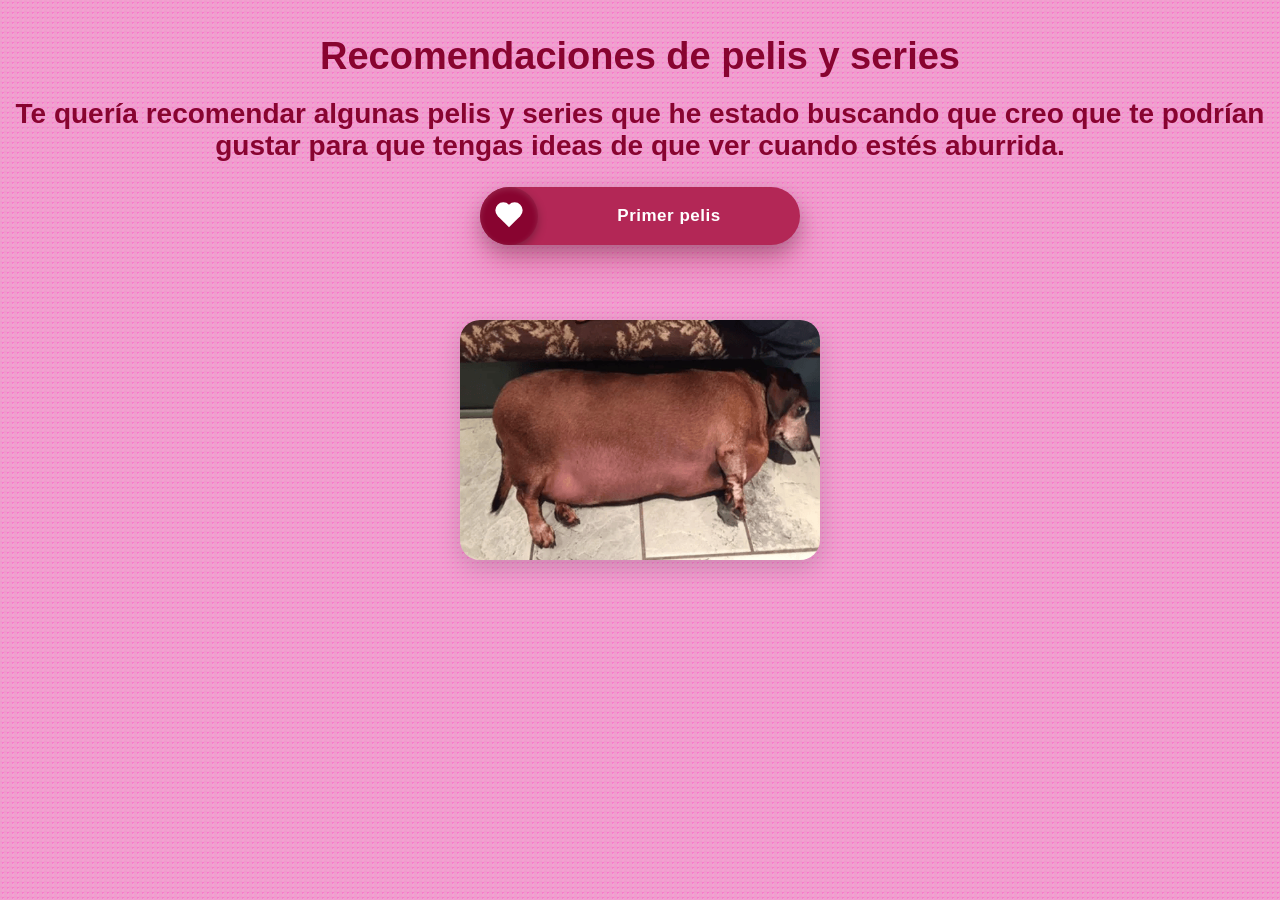
<file: index.html>
<!DOCTYPE html>
<html lang="en">
<head>
    <meta charset="UTF-8">
    <meta name="viewport" content="width=device-width, initial-scale=1.0">
    <title>Recomendaciones</title>
    <link rel="stylesheet" href="styles.css">
</head>
<header> 
<h1>Recomendaciones de pelis y series</h1>
</header>

<body>
    <div><h3>Te quería recomendar algunas pelis y series que he estado buscando que creo que te podrían gustar para que tengas ideas de que ver cuando estés aburrida.</h3></div>
<footer>
    <button class="siguiente" onclick="window.location.href='movies.html'">
    <span class="circulo" aria-hidden="true">
    <span class="icono-corazon"></span>
    </span>
    <span class="button-text">Primer pelis</span>
    </button>
</footer>
<section class="hero">
    <img src="resources/perroSalchicha.png" alt="Portada">
</section>

</body>
</html>
</file>
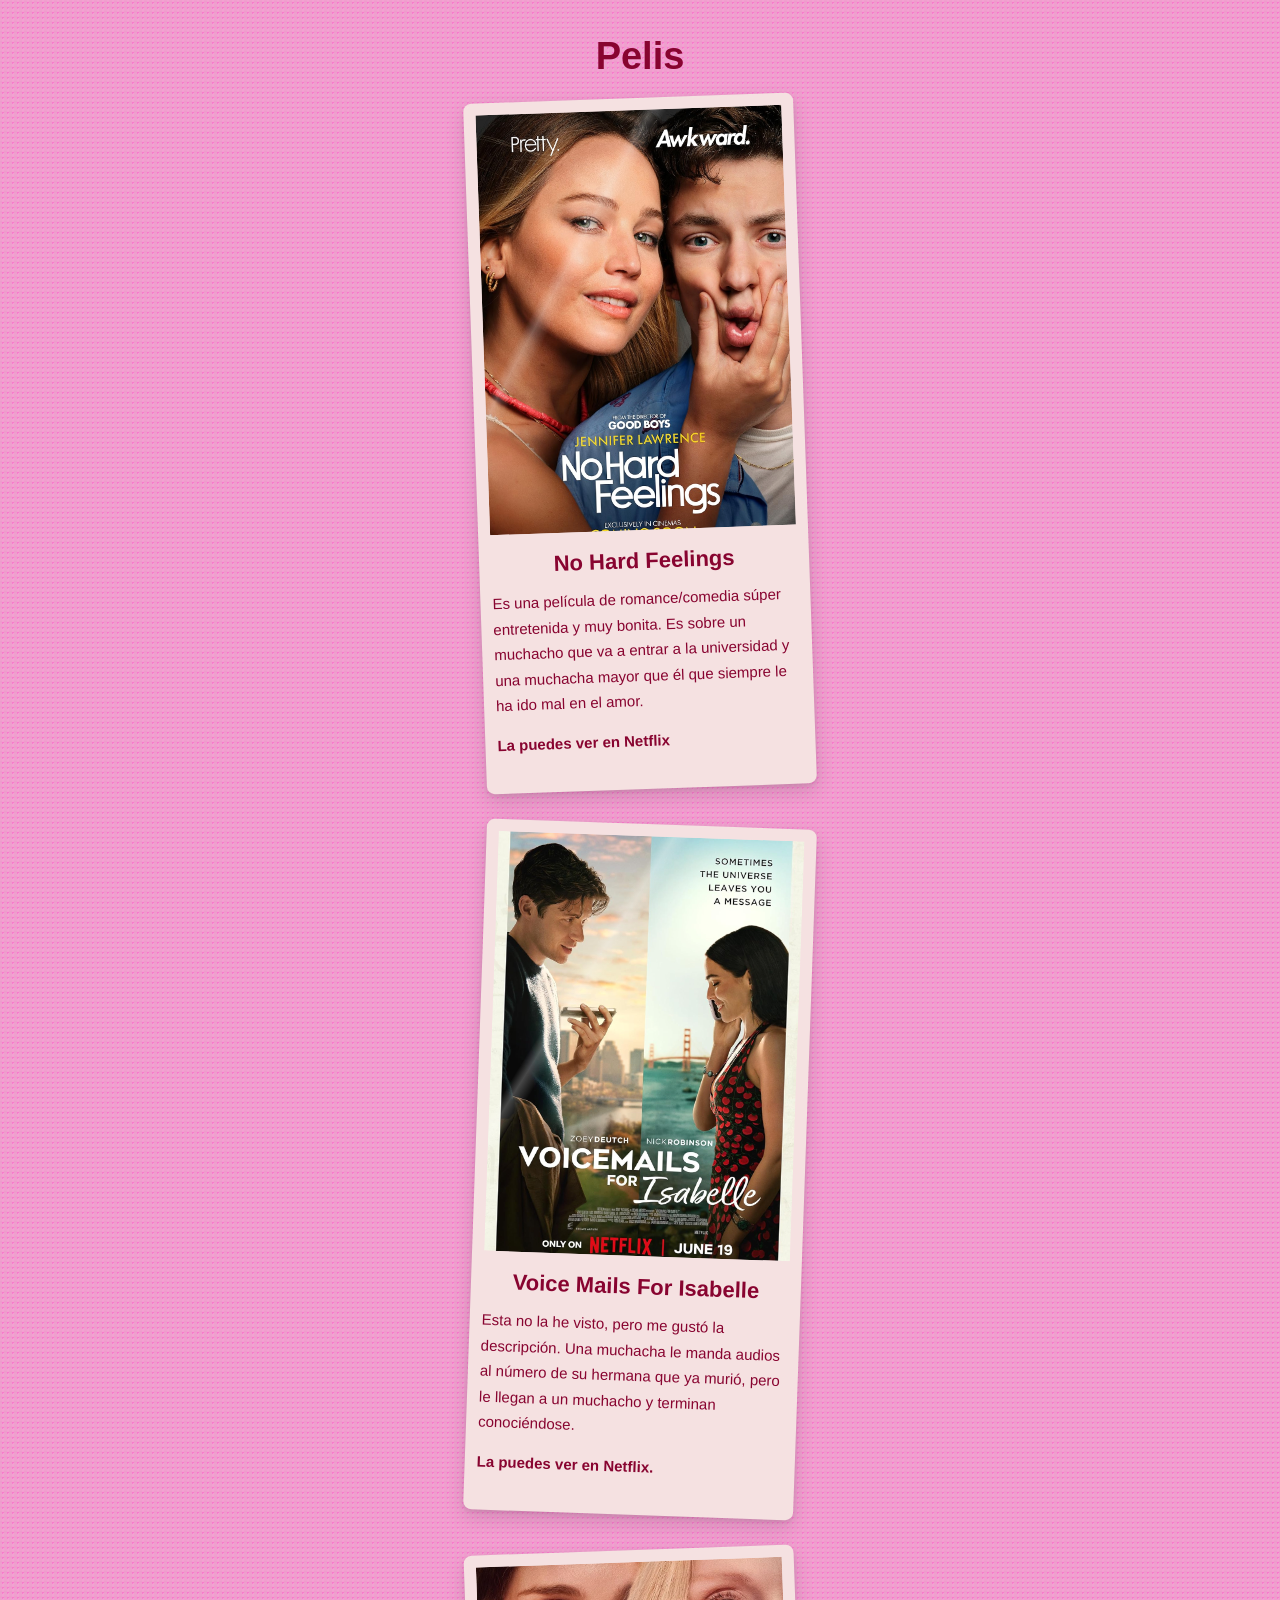
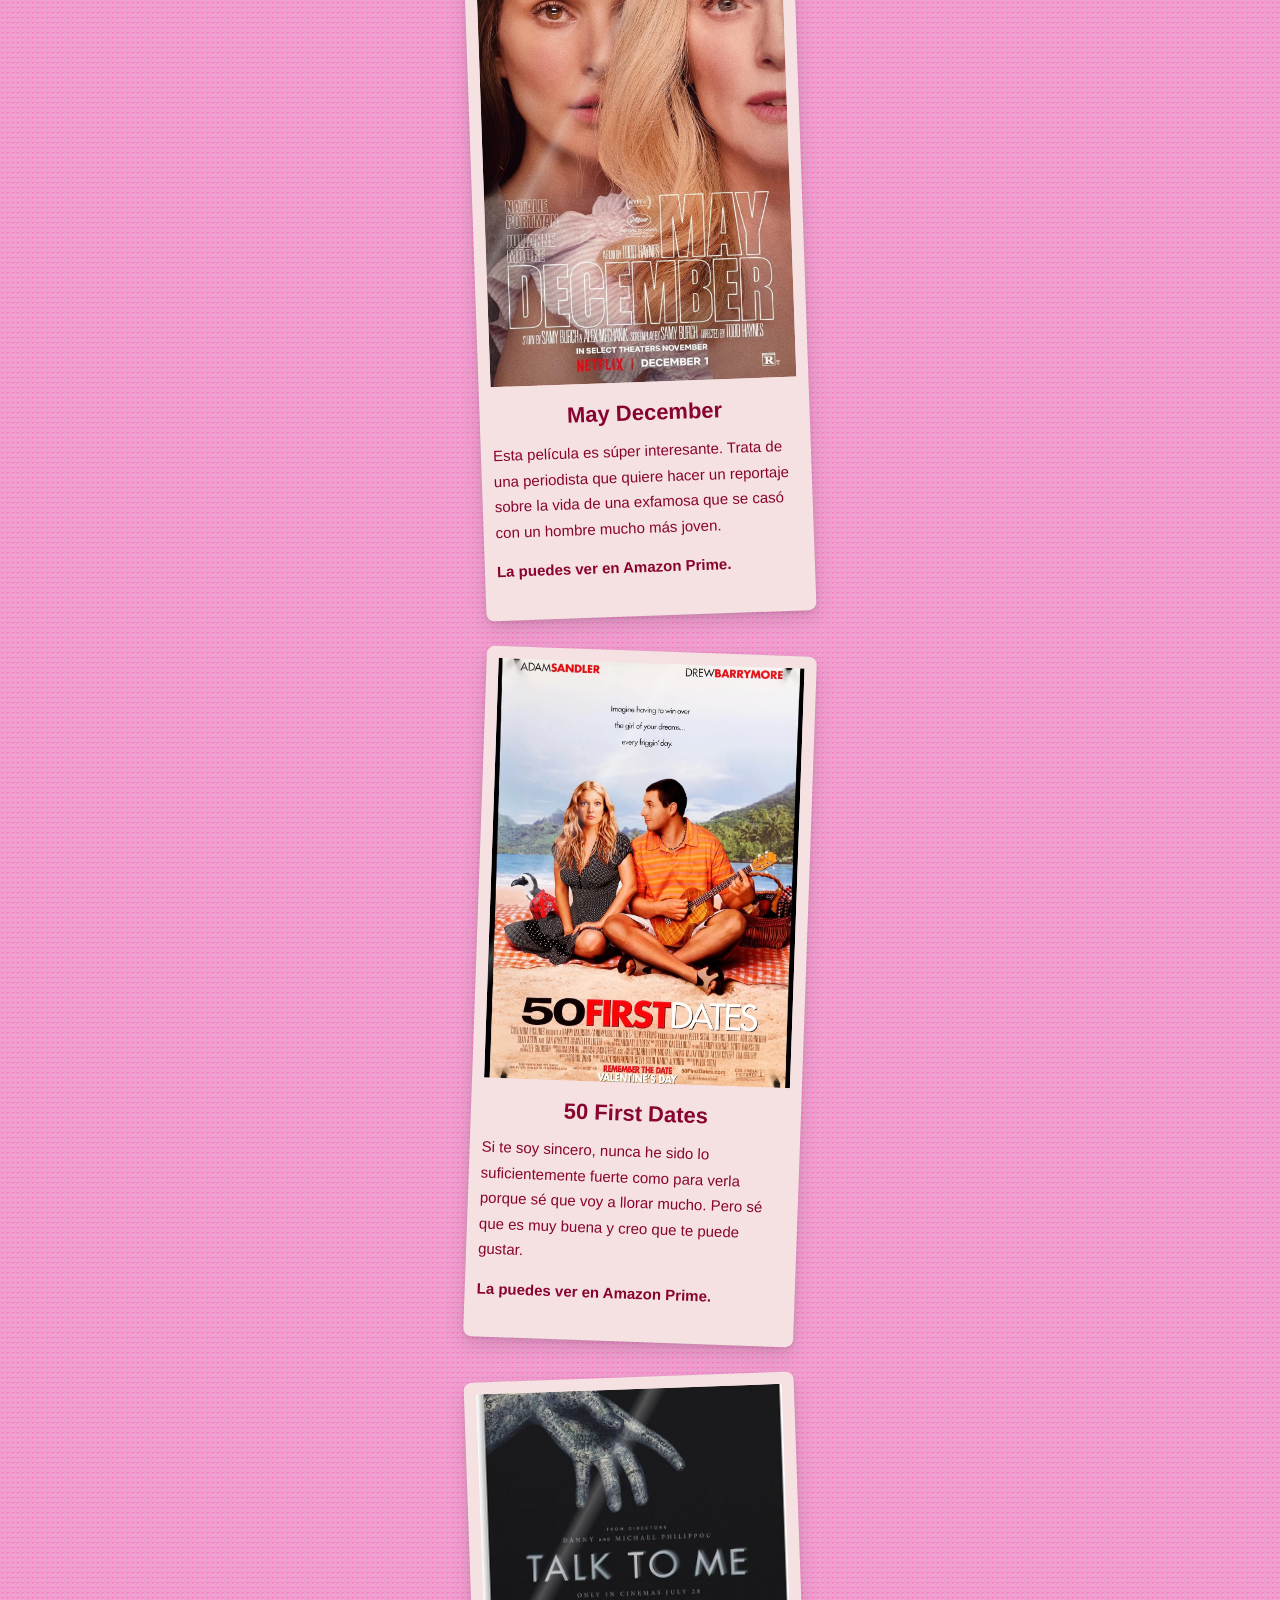
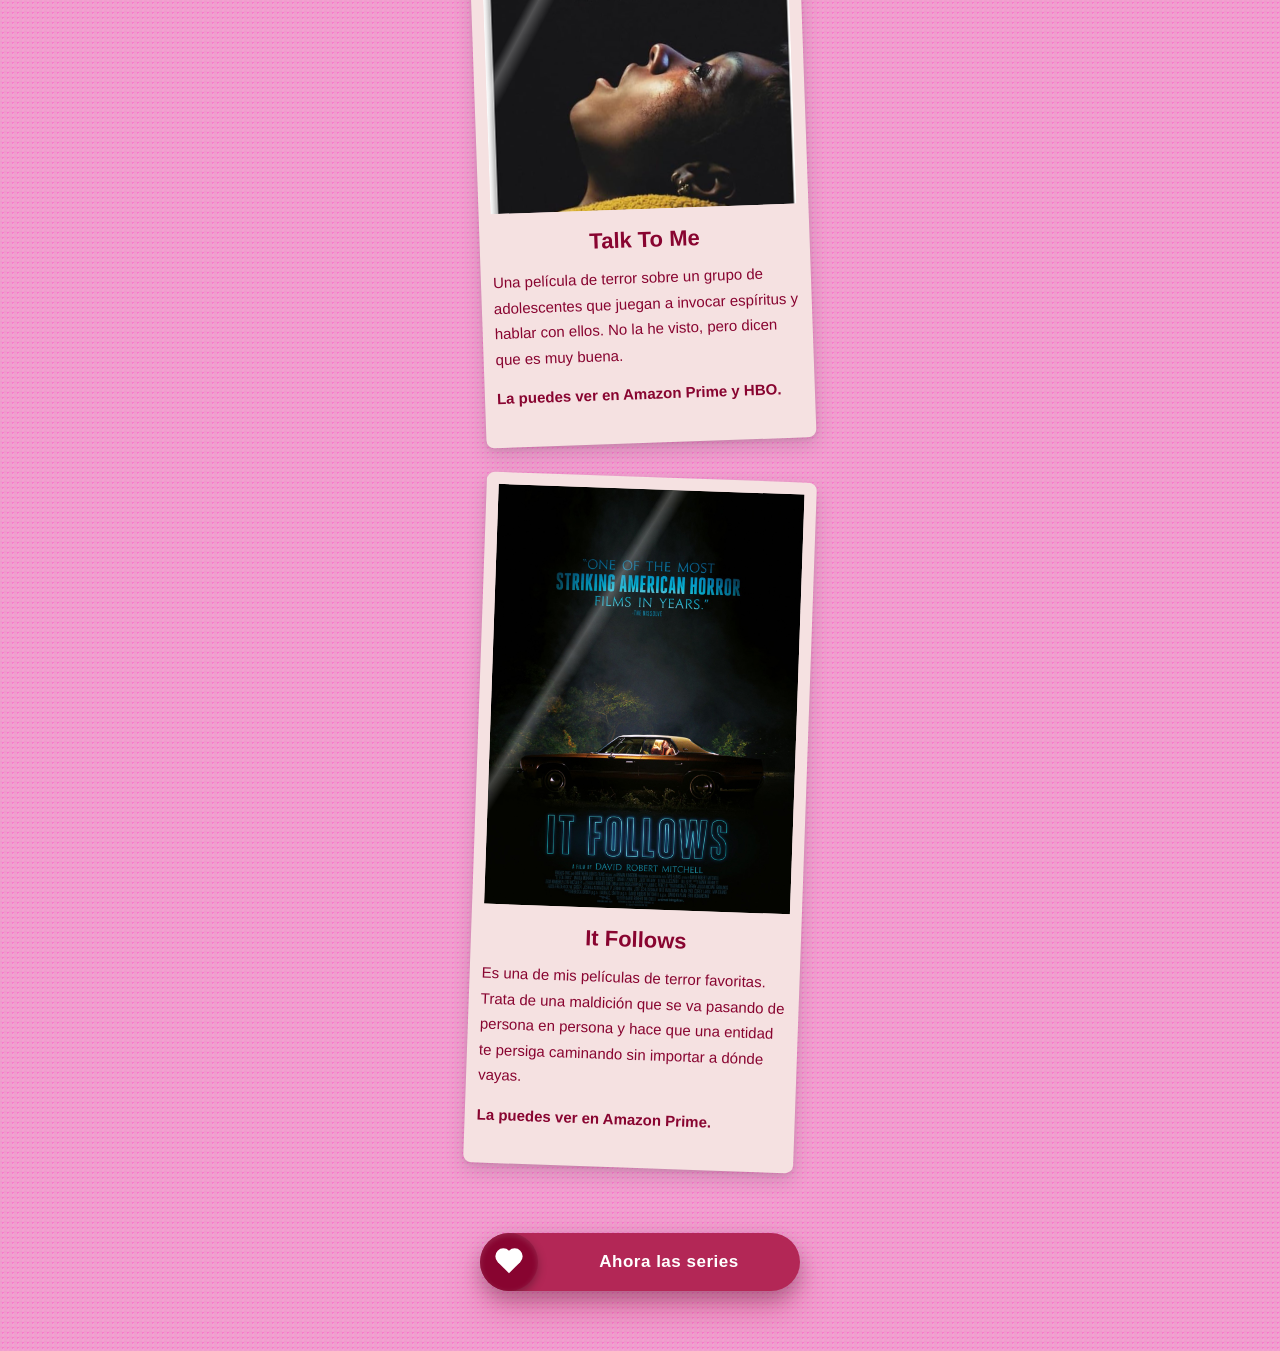
<file: movies.html>
<!DOCTYPE html>
<html lang="es">
<head>
    <meta charset="UTF-8">
    <meta name="viewport" content="width=device-width, initial-scale=1.0">
    <title>Pelis</title>
    <link rel="stylesheet" href="styles.css">
</head>
<body>
<header>
<h1>Pelis</h1>
</header>

    <main class="contenedor">
        <div class="polaroid">
            <div class="photo">
                <img src="resources/noHardFeelings.jpg" alt="No Hard Feelings">
            </div>
            <div class="caption">
                <h2>No Hard Feelings</h2>
                <p>
                    Es una película de romance/comedia súper entretenida y muy bonita.
                    Es sobre un muchacho que va a entrar a la universidad y una muchacha
                    mayor que él que siempre le ha ido mal en el amor.
                </p>
                <p><strong>La puedes ver en Netflix</strong></p>
            </div>
        </div>

        <div class="polaroid">
            <div class="photo">
                <img src="resources/voiceMailsForIsabelle.jpg" alt="Voice Mails For Isabelle">
            </div>

            <div class="caption">
                <h2>Voice Mails For Isabelle</h2>
                <p>
                    Esta no la he visto, pero me gustó la descripción.
                    Una muchacha le manda audios al número de su hermana
                    que ya murió, pero le llegan a un muchacho y terminan
                    conociéndose.
                </p>
                <p><strong>La puedes ver en Netflix.</strong></p>
            </div>
        </div>

        <div class="polaroid">
            <div class="photo">
                <img src="resources/mayDecember.jpg" alt="May December">
            </div>
            <div class="caption">
                <h2>May December</h2>
                <p>
                    Esta película es súper interesante. Trata de una periodista
                    que quiere hacer un reportaje sobre la vida de una exfamosa
                    que se casó con un hombre mucho más joven.
                </p>
                <p><strong>La puedes ver en  Amazon Prime.</strong></p>
            </div>
        </div>

        <div class="polaroid">
            <div class="photo">
                <img src="resources/50FirstDates.png" alt="50 First Dates">
            </div>
            <div class="caption">
                <h2>50 First Dates</h2>
                <p>
                    Si te soy sincero, nunca he sido lo suficientemente fuerte
                    como para verla porque sé que voy a llorar mucho.
                    Pero sé que es muy buena y creo que te puede gustar.
                </p>
                <p><strong>La puedes ver en  Amazon Prime.</strong></p>
            </div>
        </div>

        <div class="polaroid">
            <div class="photo">
                <img src="resources/talkToMe.jpg" alt="Talk To Me">
            </div>
            <div class="caption">
                <h2>Talk To Me</h2>
                <p>
                    Una película de terror sobre un grupo de adolescentes
                    que juegan a invocar espíritus y hablar con ellos.
                    No la he visto, pero dicen que es muy buena.
                </p>
                <p><strong>La puedes ver en  Amazon Prime y HBO.</strong></p>
            </div>
        </div>

        <div class="polaroid">
            <div class="photo">
                <img src="resources/itFollows.jpg" alt="It Follows">
            </div>
            <div class="caption">
                <h2>It Follows</h2>
                <p>
                    Es una de mis películas de terror favoritas.
                    Trata de una maldición que se va pasando de persona en persona
                    y hace que una entidad te persiga caminando sin importar
                    a dónde vayas.
                </p>
                <p><strong>La puedes ver en  Amazon Prime.</strong></p>
            </div>
        </div>
    </main>

<footer>
    <button class="siguiente" onclick="window.location.href='series.html'">
    <span class="circulo" aria-hidden="true">
    <span class="icono-corazon"></span>
    </span>
    <span class="button-text">Ahora las series</span>
    </button>
</footer>

</body>
</html>
</file>
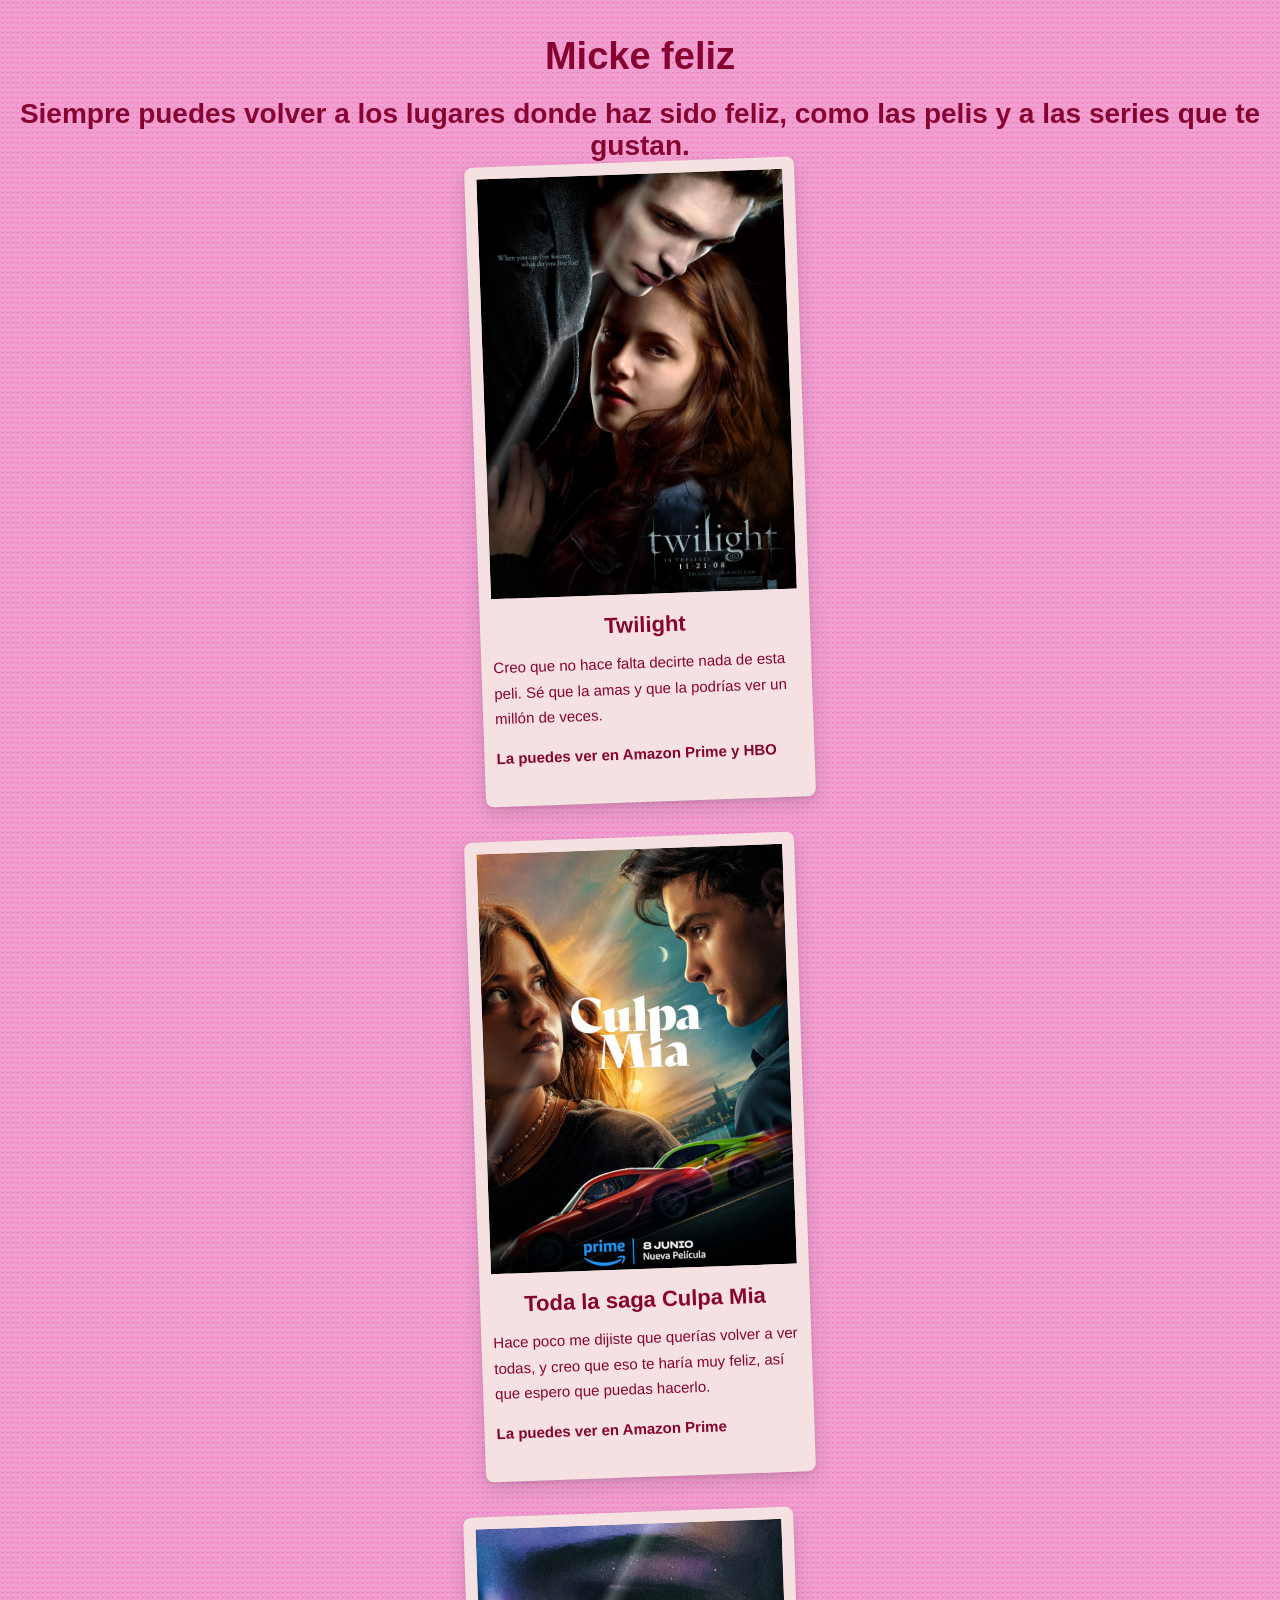
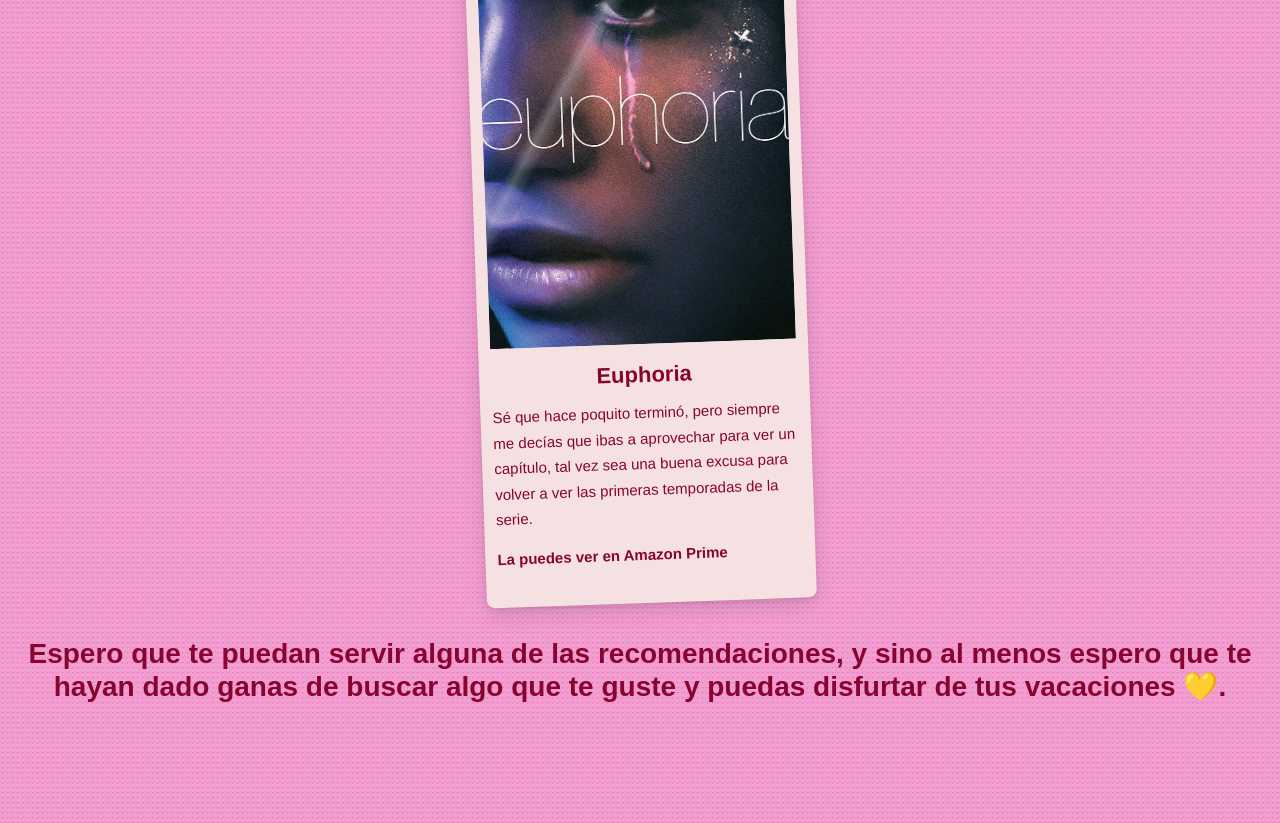
<file: rewatch.html>
<!DOCTYPE html>
<html lang="en">
<head>
    <meta charset="UTF-8">
    <meta name="viewport" content="width=device-width, initial-scale=1.0">
    <title>Confort</title>
    <link rel="stylesheet" href="styles.css">
</head>
<header>
<h1>Micke feliz</h1>
</header>
<body>
<div><h3>Siempre puedes volver a los lugares donde haz sido feliz, como las pelis y a las series que te gustan.</h3></div>

<main class="contenedor">
    <div class="polaroid">
        <div class="photo">
            <img src="resources/twilight.jpg" alt="Twilight">
        </div>
    <div class="caption">
        <h2>Twilight</h2>
            <p>
                Creo que no hace falta decirte nada de esta peli. Sé que la amas y que
                la podrías ver un millón de veces.
            </p>
            <p><strong>La puedes ver en Amazon Prime y HBO</strong></p>
        </div>
    </div>

<main class="contenedor">
    <div class="polaroid">
        <div class="photo">
            <img src="resources/culpaMia.jpg" alt="Culpa Mia">
        </div>
    <div class="caption">
        <h2>Toda la saga Culpa Mia</h2>
            <p>
                Hace poco me dijiste que querías volver a ver todas, y creo que eso te 
                haría muy feliz, así que espero que puedas hacerlo.
            </p>
            <p><strong>La puedes ver en Amazon Prime</strong></p>
        </div>
    </div>

<main class="contenedor">
    <div class="polaroid">
        <div class="photo">
            <img src="resources/euphoria.jpg" alt="Euphoria">
        </div>
    <div class="caption">
        <h2>Euphoria</h2>
            <p>
                Sé que hace poquito terminó, pero siempre me decías que ibas a aprovechar
                para ver un capítulo, tal vez sea una buena excusa para volver a ver las 
                primeras temporadas de la serie.
            </p>
            <p><strong>La puedes ver en Amazon Prime</strong></p>
        </div>
    </div>

<div><h3>Espero que te puedan servir alguna de las recomendaciones, y sino al menos espero que te hayan dado ganas de buscar algo que te guste y puedas disfurtar de tus vacaciones 💛.</h3></div>

</body>
</html>
</file>
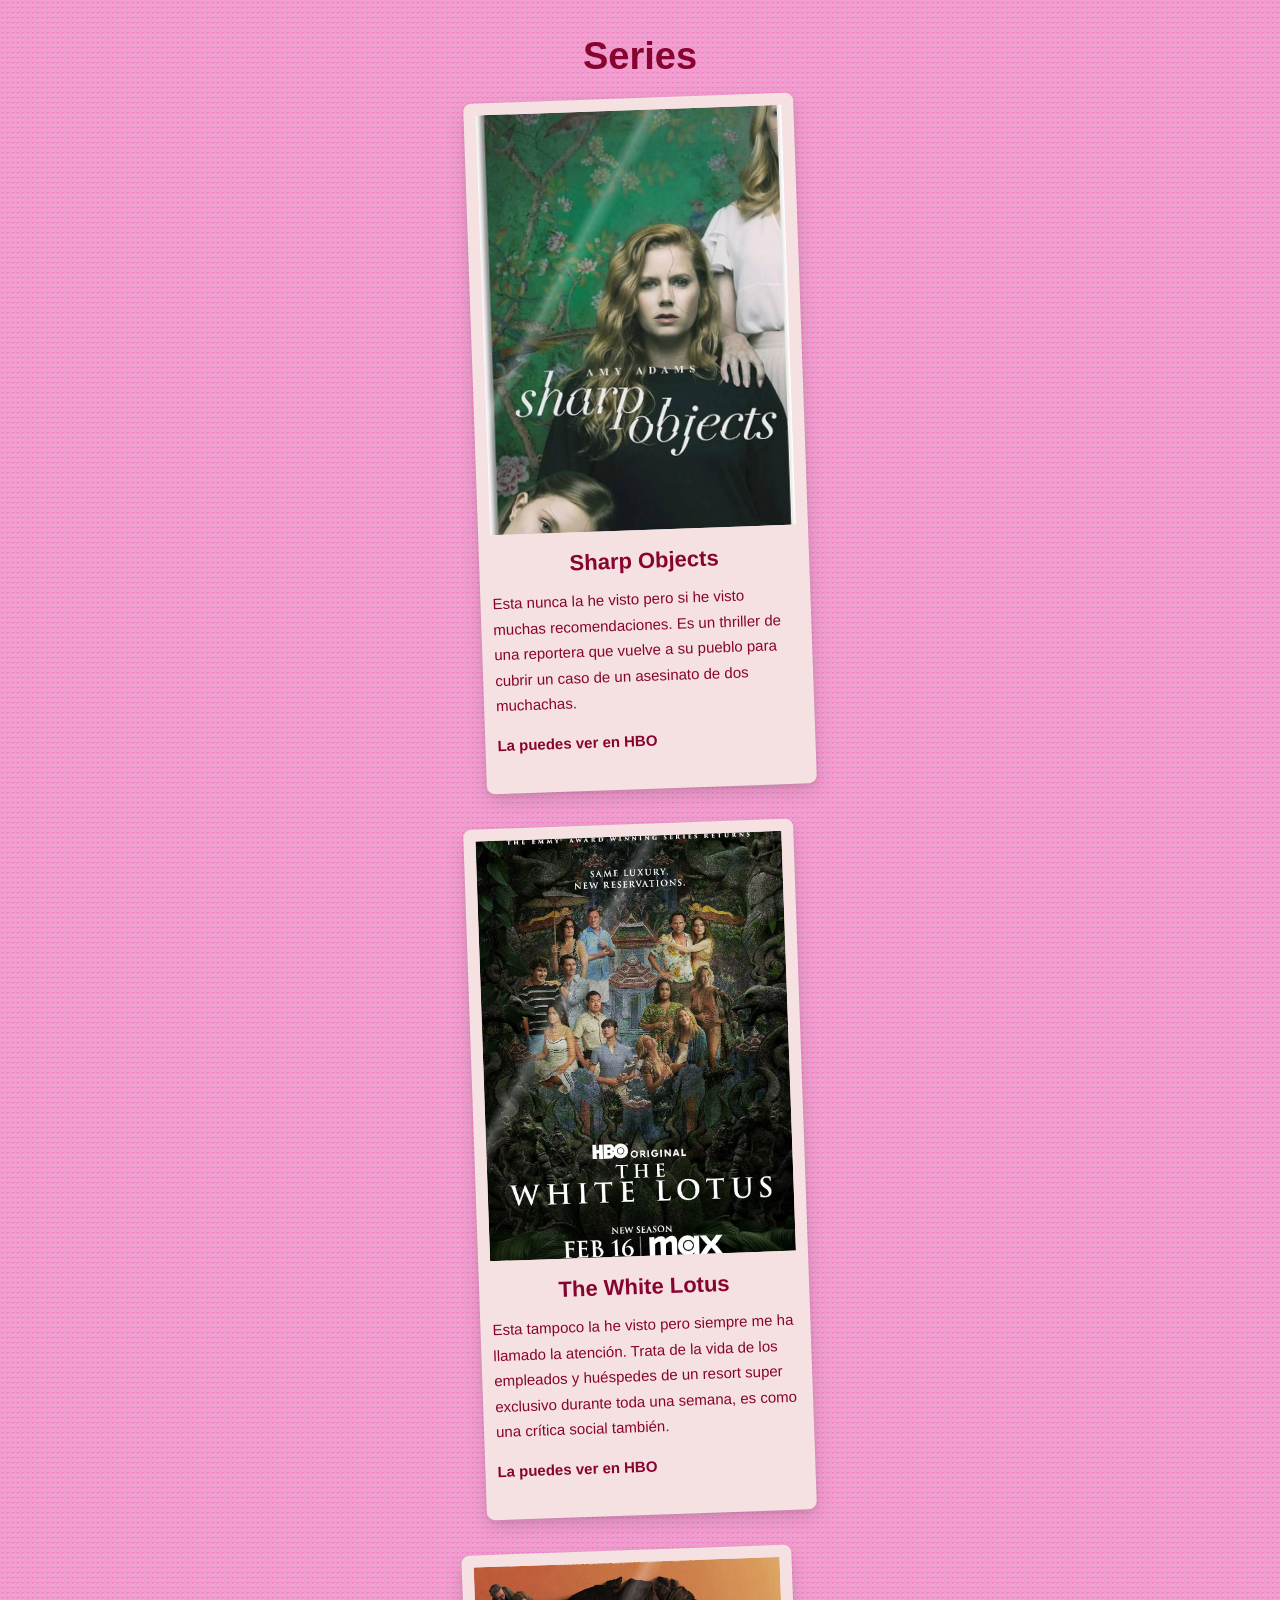
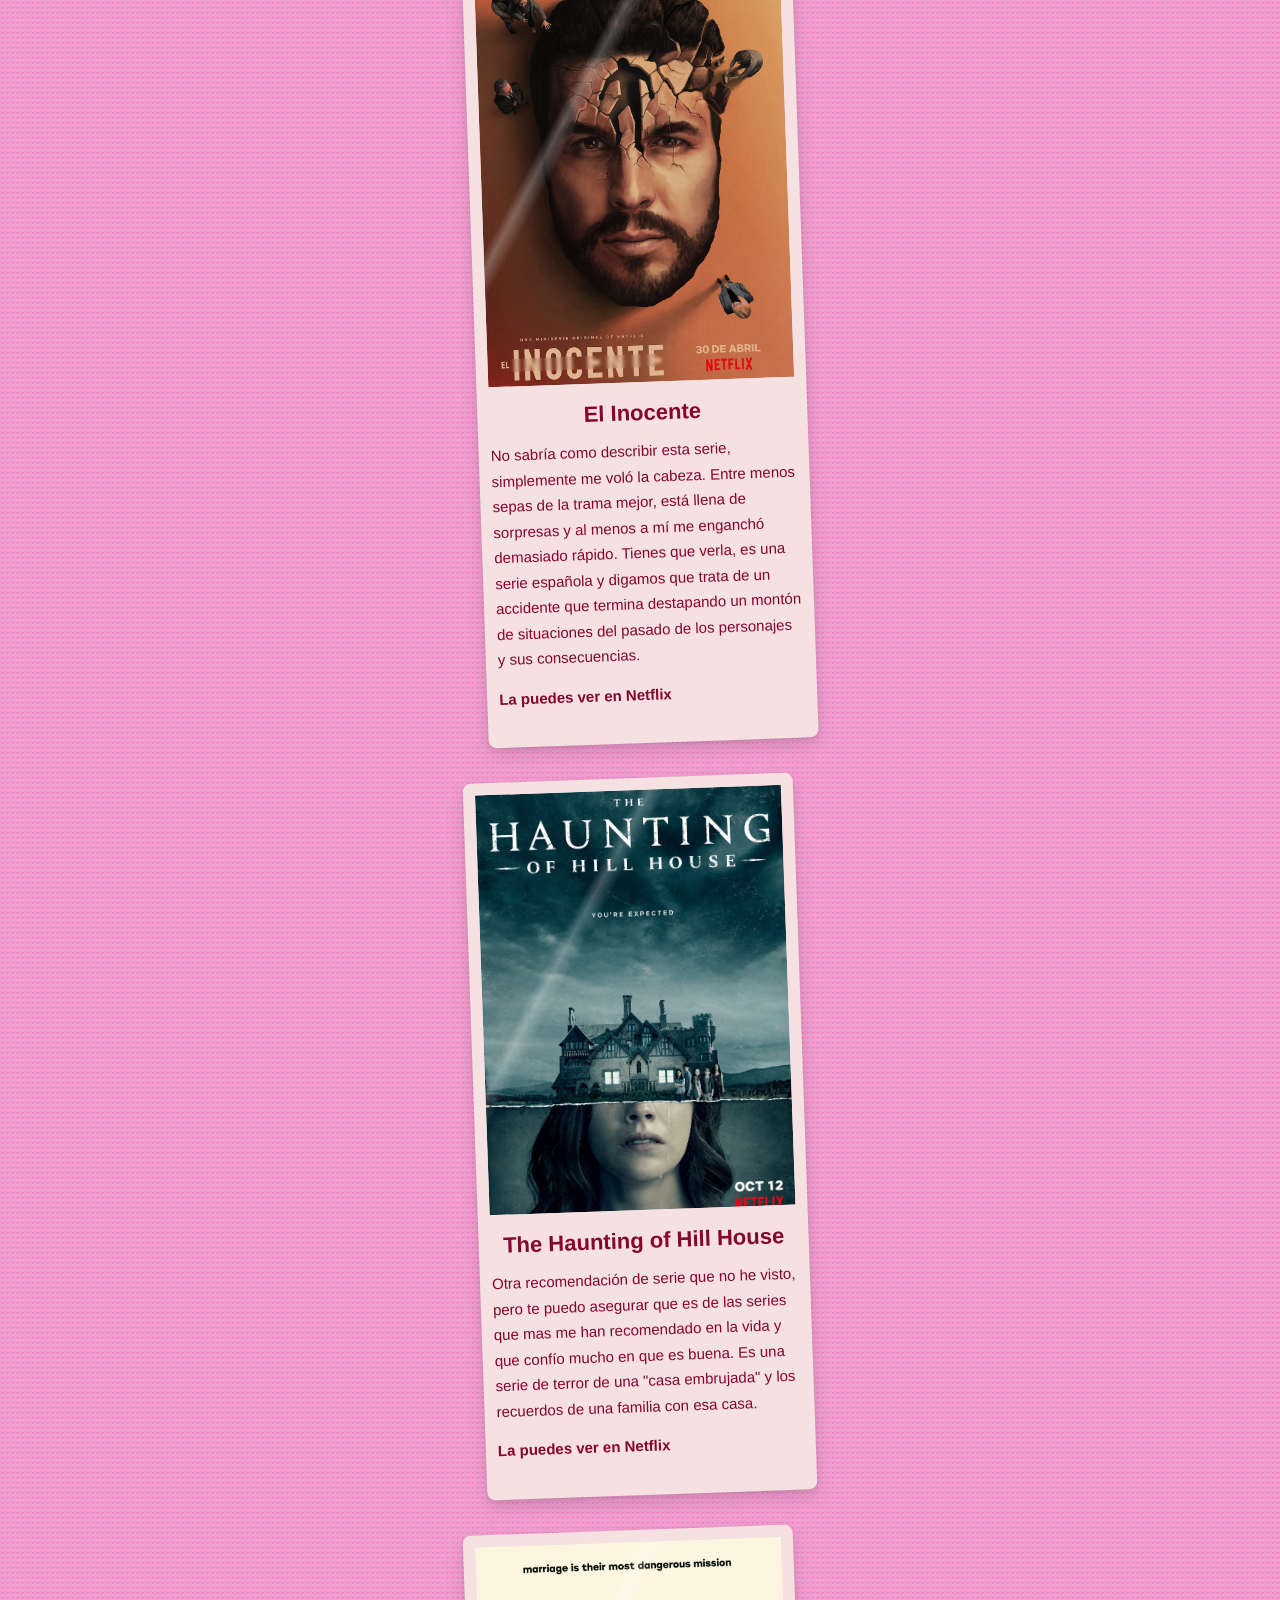
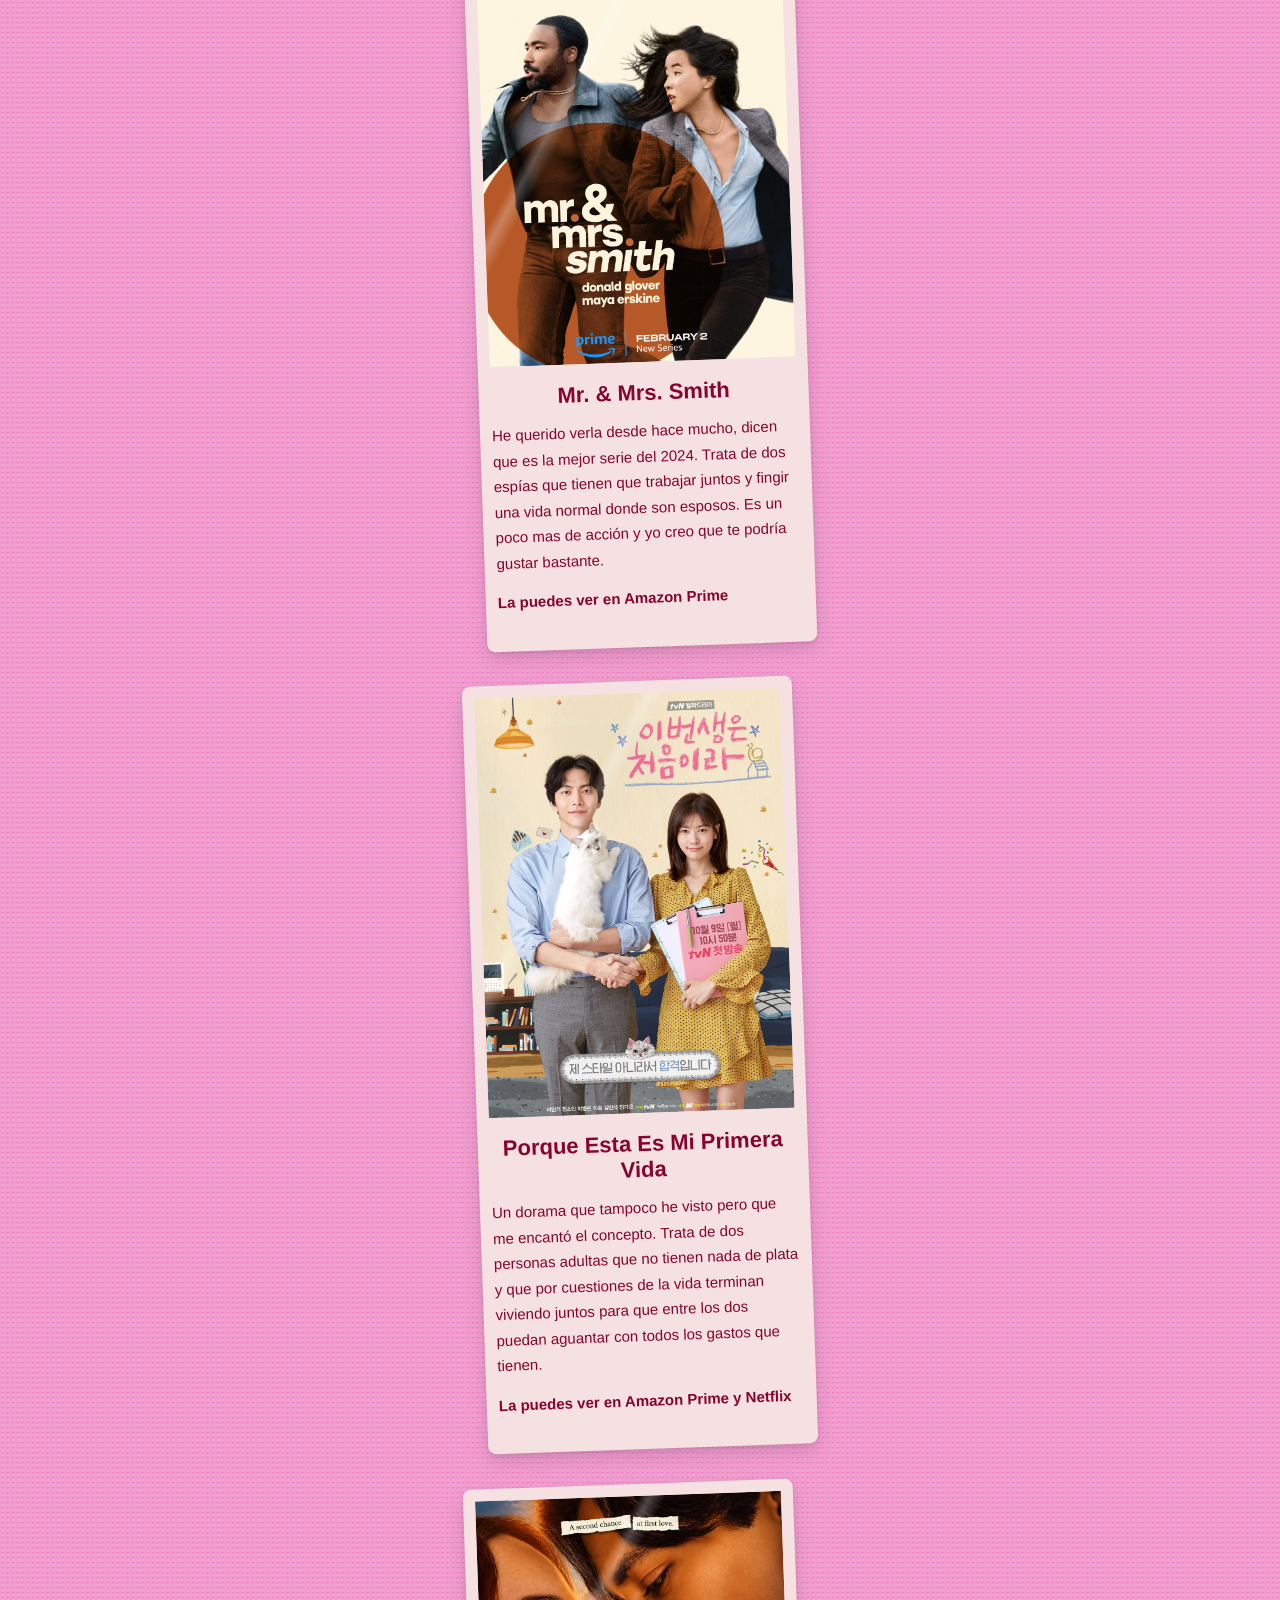
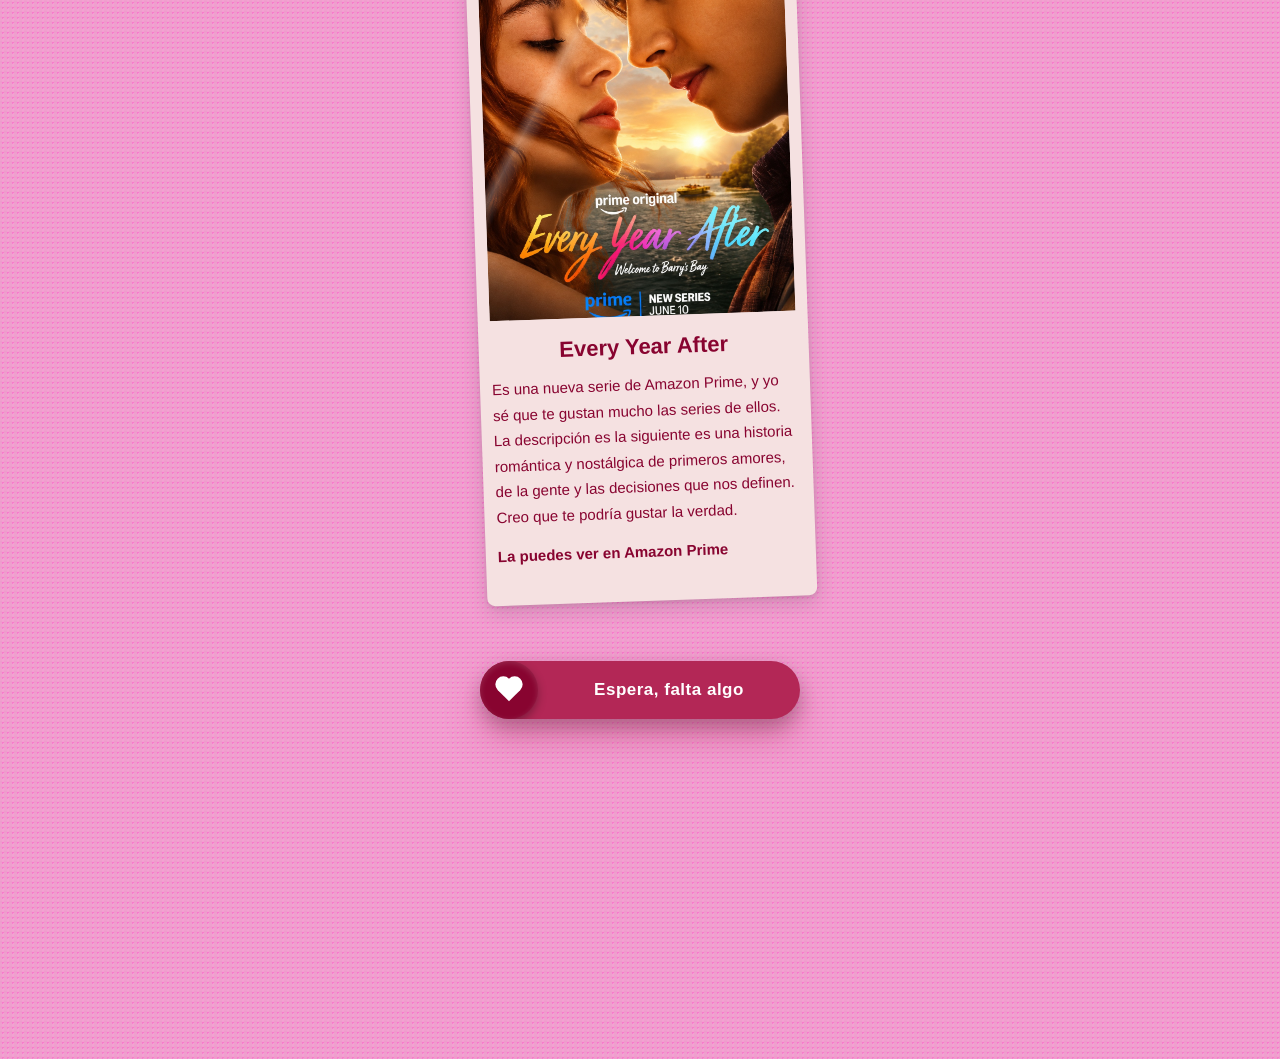
<file: series.html>
<!DOCTYPE html>
<html lang="en">
<head>
    <meta charset="UTF-8">
    <meta name="viewport" content="width=device-width, initial-scale=1.0">
    <title>Series</title>
    <link rel="stylesheet" href="styles.css">
</head>
<body>
<header>
<h1>Series</h1>
</header>

<main class="contenedor">
    <div class="polaroid">
        <div class="photo">
            <img src="resources/sharpObjects.jpg" alt="Sharp Objects">
        </div>
    <div class="caption">
        <h2>Sharp Objects</h2>
            <p>
                Esta nunca la he visto pero si he visto muchas recomendaciones. Es un
                thriller de una reportera que vuelve a su pueblo para cubrir un caso 
                de un asesinato de dos muchachas.
            </p>
            <p><strong>La puedes ver en HBO</strong></p>
        </div>
    </div>

<main class="contenedor">
    <div class="polaroid">
        <div class="photo">
            <img src="resources/theWhiteLotus.jpg" alt="The White Lotus">
        </div>
    <div class="caption">
        <h2>The White Lotus</h2>
            <p>
                Esta tampoco la he visto pero siempre me ha llamado la atención. Trata
                de la vida de los empleados y huéspedes de un resort super exclusivo
                durante toda una semana, es como una crítica social también.
            </p>
            <p><strong>La puedes ver en HBO</strong></p>
        </div>
    </div>

<main class="contenedor">
    <div class="polaroid">
        <div class="photo">
            <img src="resources/elInocente.jpg" alt="El Inocente">
        </div>
    <div class="caption">
        <h2>El Inocente</h2>
            <p>
                No sabría como describir esta serie, simplemente me voló la cabeza. Entre 
                menos sepas de la trama mejor, está llena de sorpresas y al menos a mí me 
                enganchó demasiado rápido. Tienes que verla, es una serie española y digamos
                que trata de un accidente que termina destapando un montón de situaciones 
                del pasado de los personajes y sus consecuencias.
            </p>
            <p><strong>La puedes ver en Netflix</strong></p>
        </div>
    </div>

<main class="contenedor">
    <div class="polaroid">
        <div class="photo">
            <img src="resources/theHauntingOfHillHouse.jpg" alt="The Haunting of Hill House">
        </div>
    <div class="caption">
        <h2>The Haunting of Hill House</h2>
            <p>
                Otra recomendación de serie que no he visto, pero te puedo asegurar que
                es de las series que mas me han recomendado en la vida y que confío mucho
                en que es buena. Es una serie de terror de una "casa embrujada" y los 
                recuerdos de una familia con esa casa.
            </p>
            <p><strong>La puedes ver en Netflix</strong></p>
        </div>
    </div>

<main class="contenedor">
    <div class="polaroid">
        <div class="photo">
            <img src="resources/mrAndMrsSmith.jpg" alt="Mr. & Mrs. Smith">
        </div>
    <div class="caption">
        <h2>Mr. & Mrs. Smith</h2>
            <p>
                He querido verla desde hace mucho, dicen que es la mejor serie del 2024.
                Trata de dos espías que tienen que trabajar juntos y fingir una vida normal
                donde son esposos. Es un poco mas de acción y yo creo que te podría gustar
                bastante.
            </p>
            <p><strong>La puedes ver en Amazon Prime</strong></p>
        </div>
    </div>

<main class="contenedor">
    <div class="polaroid">
        <div class="photo">
            <img src="resources/porqueEstaEsMiPrimeraVida.jpg" alt="Porque Esta Es Mi Primera Vida">
        </div>
    <div class="caption">
        <h2>Porque Esta Es Mi Primera Vida</h2>
            <p>
                Un dorama que tampoco he visto pero que me encantó el concepto. Trata de 
                dos personas adultas que no tienen nada de plata y que por cuestiones de 
                la vida terminan viviendo juntos para que entre los dos puedan aguantar
                con todos los gastos que tienen.
            </p>
            <p><strong>La puedes ver en Amazon Prime y Netflix</strong></p>
        </div>
    </div>

<main class="contenedor">
    <div class="polaroid">
        <div class="photo">
            <img src="resources/everyYearAfter.jpg" alt="Every Year After">
        </div>
    <div class="caption">
        <h2>Every Year After</h2>
            <p>
                Es una nueva serie de Amazon Prime, y yo sé que te gustan mucho las 
                series de ellos. La descripción es la siguiente es una historia romántica
                y nostálgica de primeros amores, de la gente y las decisiones que nos 
                definen. Creo que te podría gustar la verdad.
            </p>
            <p><strong>La puedes ver en Amazon Prime</strong></p>
        </div>
    </div>

<footer>
    <button class="siguiente" onclick="window.location.href='rewatch.html'">
    <span class="circulo" aria-hidden="true">
    <span class="icono-corazon"></span>
    </span>
    <span class="button-text">Espera, falta algo</span>
    </button>
</footer>

</body>
</html>
</file>
<file: styles.css>
*{
    margin:0;
    padding:0;
    box-sizing:border-box;
}

body{
    font-family:Arial, Helvetica, sans-serif;
    display:flex;
    flex-direction:column;
    align-items:center;
    background-color:#f39fd0;
    background-image:
        repeating-linear-gradient(
            0deg,
            rgba(255,255,255,.03),
            rgba(255,255,255,.03) 2px,
            transparent 2px,
            transparent 4px
        ),
        repeating-linear-gradient(
            90deg,
            rgba(0,0,0,.02),
            rgba(0,0,0,.02) 2px,
            transparent 2px,
            transparent 4px
        ),
        radial-gradient(#f87acc 1px, transparent 1px);

    background-size:5px 5px;
}

header{
    width:100%;
    padding:35px 0 20px;
    text-align:center;
}

header h1{
    font-size:38px;
    color:#880430;
    font-family: 'Trebuchet MS', 'Lucida Sans Unicode', 'Lucida Grande', 'Lucida Sans', Arial, sans-serif;
}

body h3{
    font-size:28px;
    color:#880430;
    font-family: 'Trebuchet MS', 'Lucida Sans Unicode', 'Lucida Grande', 'Lucida Sans', Arial, sans-serif;
    text-align:center;
    width:100%;
}

.contenedor{
    width:100%;
    display:flex;
    flex-direction:column;
    align-items:center;
    gap:35px;
    padding-bottom:40px;
}

.hero{
    width:100%;
    display:flex;
    justify-content:center;
    margin:15px 0 35px;
}

.hero img{
    width:360px;
    height:auto;

    border-radius:20px;

    box-shadow:
        0 8px 25px rgba(0,0,0,.15);

    display:block;
}

.polaroid{
    width:330px;
    background:rgb(245, 225, 225);
    padding:12px 12px 22px;
    border-radius:8px;

    box-shadow:
        0 2px 4px rgba(0,0,0,.08),
        0 8px 20px rgba(0,0,0,.12);

    transform:rotate(-2deg);
    transition:.3s;
}

.polaroid:nth-child(even){
    transform:rotate(2deg);
}

.polaroid:hover{
    transform:rotate(0deg) scale(1.02);
}

.photo{
    width:100%;
    height:420px;
    overflow:hidden;
    position:relative;
    background:#ddd;
}

.photo img{
    width:100%;
    height:100%;
    object-fit:cover;
    display:block;
}

.photo::before{
    content:"";
    position:absolute;
    inset:0;
    background:linear-gradient(
        120deg,
        rgba(255,255,255,0) 30%,
        rgba(255,255,255,.25) 32%,
        rgba(255,255,255,0) 35%
    );
    animation:shine 4s infinite;
    pointer-events:none;
}

.caption{
    margin-top:18px;
    color:#880430;
    font-family: 'Trebuchet MS', 'Lucida Sans Unicode', 'Lucida Grande', 'Lucida Sans', Arial, sans-serif;
}

.caption h2{
    font-size:22px;
    margin-bottom:12px;
    text-align:center;
}

.caption p{
    font-size:15px;
    line-height:1.7;
    margin-bottom:14px;
    text-align:left;
}

footer{
    width:100%;
    display:flex;
    justify-content:center;
    padding:25px 0 60px;
}

button{
    border:none;
    background:none;
    cursor:pointer;
    font-family:inherit;
}

button.siguiente{
    width:320px;
    height:58px;

    display:flex;
    align-items:center;

    background:#b32756;
    border-radius:30px;

    overflow:hidden;

    box-shadow:
        0 8px 18px rgba(0,0,0,.20),
        0 18px 35px rgba(179,39,86,.35);

    transition:transform .25s, box-shadow .25s;
}

button.siguiente:hover{
    transform:translateY(-2px);
    box-shadow:
        0 12px 24px rgba(0,0,0,.25),
        0 22px 45px rgba(179,39,86,.45);
}

button.siguiente:active{
    transform:scale(.97);
}

button.siguiente .circulo{
    width:58px;
    height:58px;

    display:flex;
    justify-content:center;
    align-items:center;

    background:#880430;
    border-radius:50%;
    flex-shrink:0;

    box-shadow:
        inset 0 2px 6px rgba(255,255,255,.15),
        0 4px 10px rgba(0,0,0,.30);
}

.icono-corazon{
    position:relative;
    width:16px;
    height:16px;

    background:#fff;
    transform:rotate(-45deg);

    transition:transform .25s;
}

.icono-corazon::before,
.icono-corazon::after{
    content:"";
    position:absolute;

    width:16px;
    height:16px;

    background:#fff;
    border-radius:50%;
}

.icono-corazon::before{
    top:-8px;
    left:0;
}

.icono-corazon::after{
    left:8px;
    top:0;
}

button.siguiente:active .icono-corazon{
    transform:rotate(-45deg) scale(1.2);
}

button.siguiente .button-text{
    flex:1;
    text-align:center;

    color:white;

    font-size:17px;
    font-weight:600;
    letter-spacing:.5px;
}

@keyframes shine{
    0%{
        transform:translateX(-100%) rotate(120deg);
    }

    20%,100%{
        transform:translateX(100%) rotate(120deg);
    }
}
</file>
